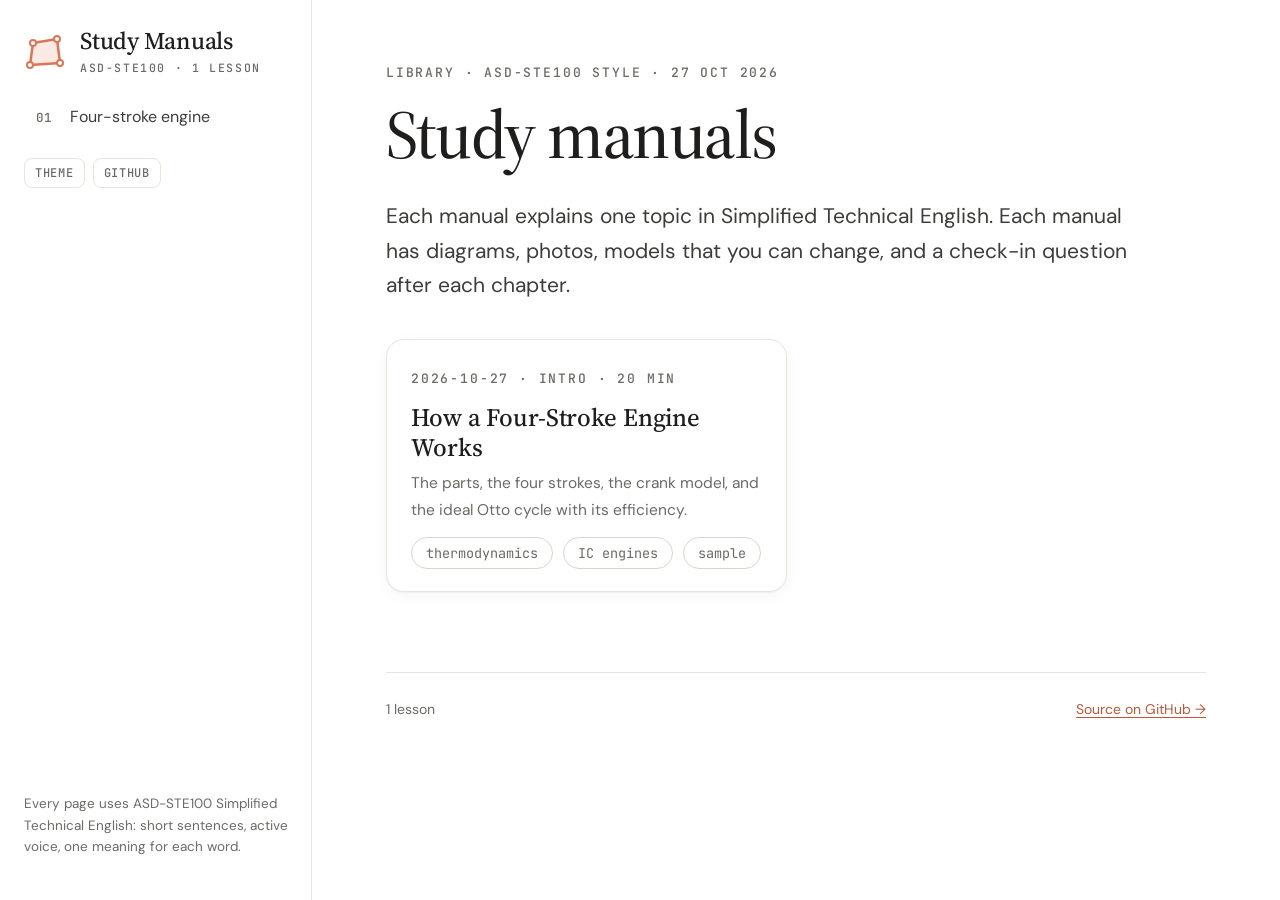
<file: index.html>
<!doctype html>
<html lang="en"><head>
<meta charset="utf-8"><meta name="viewport" content="width=device-width, initial-scale=1">
<title>STE Study Manuals</title>
<meta name="description" content="Study pages written in ASD-STE100 Simplified Technical English.">
<link rel="icon" href="data:image/svg+xml,%3Csvg xmlns='http://www.w3.org/2000/svg' viewBox='0 0 32 32'%3E%3Cpath d='M7 9 L25 6 L27 24 L5 26 Z' fill='%23fbeae3' stroke='%23d97757' stroke-width='2.5' stroke-linejoin='round'/%3E%3C/svg%3E">
<link rel="stylesheet" href="assets/manual.css">
<script src="assets/manual.js" defer></script>
</head><body>
<div class="scrim"></div>
<header class="topbar"><a class="brand" href="./"><svg viewBox="0 0 42 42" aria-hidden="true"><path d="M9 12 L33 8 L36 32 L6 34 Z" fill="var(--accent-soft)" stroke="var(--accent)" stroke-width="2.5" stroke-linejoin="round"/><g fill="var(--bg)" stroke="var(--accent)" stroke-width="2"><circle cx="9" cy="12" r="3"/><circle cx="33" cy="8" r="3"/><circle cx="36" cy="32" r="3"/><circle cx="6" cy="34" r="3"/></g></svg><span class="brand-title">Study Manuals</span></a>
<button class="icon-btn" data-action="menu" aria-label="Open contents">Lessons</button></header>
<div class="shell">
<aside class="sidebar">
  <a class="brand" href="./"><svg viewBox="0 0 42 42" aria-hidden="true"><path d="M9 12 L33 8 L36 32 L6 34 Z" fill="var(--accent-soft)" stroke="var(--accent)" stroke-width="2.5" stroke-linejoin="round"/><g fill="var(--bg)" stroke="var(--accent)" stroke-width="2"><circle cx="9" cy="12" r="3"/><circle cx="33" cy="8" r="3"/><circle cx="36" cy="32" r="3"/><circle cx="6" cy="34" r="3"/></g></svg><div><div class="brand-title">Study Manuals</div><div class="brand-sub">ASD-STE100 · 1 lesson</div></div></a>
  <nav><ol class="toc"><li><a href="lessons/four-stroke-engine/"><span class="n">01</span><span>Four-stroke engine</span></a></li></ol></nav>
  <div class="side-tools"><button class="icon-btn" data-action="theme" type="button">Theme</button>
  <a class="icon-btn" style="text-decoration:none" href="https://github.com/shrivardhan232006/ste-learn">GitHub</a></div>
  <p class="side-note">Every page uses ASD-STE100 Simplified Technical English: short sentences, active voice, one meaning for each word.</p>
</aside>
<div class="content"><main>
  <p class="eyebrow">Library · ASD-STE100 style · 27 OCT 2026</p>
  <h1>Study manuals</h1>
  <p class="lede">Each manual explains one topic in Simplified Technical English. Each manual has diagrams, photos, models that you can change, and a check-in question after each chapter.</p>
  <ul class="catalog">
<li><a class="card" href="lessons/four-stroke-engine/">
  <span class="label">2026-10-27 · Intro · 20 min</span>
  <h3>How a Four-Stroke Engine Works</h3>
  <p>The parts, the four strokes, the crank model, and the ideal Otto cycle with its efficiency.</p>
  <ul class="chips" style="margin:0"><li class="chip">thermodynamics</li><li class="chip">IC engines</li><li class="chip">sample</li></ul>
</a></li>
  </ul>
  <footer class="page-foot"><span>1 lesson</span><a href="https://github.com/shrivardhan232006/ste-learn">Source on GitHub →</a></footer>
</main></div></div>
</body></html>
</file>
<file: assets/manual.css>
/* STE Study Manual — shared styles
   Warm white + terracotta. Serif headlines, sans body, mono labels.
   Fonts are free Google Fonts lookalikes: Source Serif 4 / DM Sans / JetBrains Mono. */

@import url("https://fonts.googleapis.com/css2?family=DM+Sans:ital,opsz,wght@0,9..40,400..700;1,9..40,400&family=JetBrains+Mono:wght@400;500;600&family=Source+Serif+4:ital,opsz,wght@0,8..60,400..700;1,8..60,400&display=swap");

:root {
  --bg: #ffffff;
  --panel: #faf9f5;
  --panel-2: #f3f1ea;
  --ink: #1f1e1d;
  --ink-2: #3d3c39;
  --muted: #6b6a65;
  --line: #e8e6dc;
  --line-2: #d9d6c9;
  --accent: #d97757;
  --accent-ink: #b85a3b;
  --accent-soft: #fbeae3;
  --accent-tint: #f6d6c9;
  --ok: #3f7a4a;
  --ok-soft: #e5f0e3;
  --warn: #8a6516;
  --warn-soft: #f7eed6;
  --danger: #b23a2c;
  --danger-soft: #f8e1dd;
  --blue: #4a6fa5;
  --blue-soft: #dfe7f3;
  --shadow: 0 1px 2px rgba(31, 30, 29, .04), 0 4px 16px rgba(31, 30, 29, .04);

  --serif: "Source Serif 4", "Tiempos Headline", Georgia, "Times New Roman", serif;
  --sans: "DM Sans", "Styrene B", ui-sans-serif, system-ui, -apple-system, "Segoe UI", sans-serif;
  --mono: "JetBrains Mono", ui-monospace, "SFMono-Regular", Menlo, Consolas, monospace;

  --sidebar: 312px;
  --measure: 820px;
  --radius: 18px;
  color-scheme: light;
}

@media (prefers-color-scheme: dark) {
  :root:not([data-theme="light"]) {
    --bg: #1f1e1d; --panel: #262624; --panel-2: #2e2d2a; --ink: #f5f4ee; --ink-2: #dcdad2;
    --muted: #a4a29a; --line: #3a3935; --line-2: #4a4843; --accent: #e08a6a; --accent-ink: #eb9d80;
    --accent-soft: #3a2a23; --accent-tint: #563628; --ok: #8cc495; --ok-soft: #24352a; --warn: #e3c071;
    --warn-soft: #3a3222; --danger: #f08e80; --danger-soft: #402623; --blue: #92b0dd; --blue-soft: #253043;
    --shadow: none; color-scheme: dark;
  }
}
:root[data-theme="dark"] {
  --bg: #1f1e1d; --panel: #262624; --panel-2: #2e2d2a; --ink: #f5f4ee; --ink-2: #dcdad2;
  --muted: #a4a29a; --line: #3a3935; --line-2: #4a4843; --accent: #e08a6a; --accent-ink: #eb9d80;
  --accent-soft: #3a2a23; --accent-tint: #563628; --ok: #8cc495; --ok-soft: #24352a; --warn: #e3c071;
  --warn-soft: #3a3222; --danger: #f08e80; --danger-soft: #402623; --blue: #92b0dd; --blue-soft: #253043;
  --shadow: none; color-scheme: dark;
}

* { box-sizing: border-box; }
html { scroll-behavior: smooth; scroll-padding-top: 24px; }
body {
  margin: 0; background: var(--bg); color: var(--ink);
  font: 400 17.5px/1.72 var(--sans); -webkit-font-smoothing: antialiased;
  text-rendering: optimizeLegibility;
}
::selection { background: var(--accent-tint); }
a { color: var(--accent-ink); text-decoration-thickness: 1px; text-underline-offset: 3px; }
a:hover { color: var(--accent); }
img { max-width: 100%; display: block; }

/* ---------- layout ---------- */
.shell { display: grid; grid-template-columns: var(--sidebar) minmax(0, 1fr); min-height: 100vh; }
.sidebar {
  position: sticky; top: 0; height: 100vh; overflow-y: auto; padding: 28px 22px 24px 24px;
  border-right: 1px solid var(--line); background: var(--bg); display: flex; flex-direction: column; gap: 22px;
  scrollbar-width: thin; scrollbar-color: var(--line-2) transparent;
}
.content { padding: 64px 48px 120px; min-width: 0; }
.content > * { max-width: var(--measure); margin-left: auto; margin-right: auto; }
main { max-width: var(--measure); margin: 0 auto; }

/* ---------- sidebar ---------- */
.brand { display: flex; gap: 14px; align-items: center; text-decoration: none; color: var(--ink); }
.brand svg { flex: none; width: 42px; height: 42px; }
.brand-title { font: 500 24px/1.1 var(--serif); letter-spacing: -.01em; }
.brand-sub { font: 500 11.5px/1.4 var(--mono); letter-spacing: .14em; text-transform: uppercase; color: var(--muted); margin-top: 6px; }

.toc { list-style: none; margin: 0; padding: 0; display: flex; flex-direction: column; gap: 2px; }
.toc a {
  display: flex; gap: 14px; align-items: baseline; padding: 8px 12px; border-radius: 10px;
  color: var(--ink-2); text-decoration: none; font-size: 16px; line-height: 1.35; transition: background .15s, color .15s;
}
.toc a .n { font: 500 12.5px var(--mono); color: var(--muted); min-width: 20px; }
.toc a:hover { background: var(--panel); color: var(--ink); }
.toc a.active { background: var(--accent-soft); color: var(--accent-ink); font-weight: 500; }
.toc a.active .n { color: var(--accent-ink); }

.progress-card { border: 1px solid var(--line); border-radius: 14px; padding: 16px 18px; background: var(--bg); box-shadow: var(--shadow); }
.progress-card .row { display: flex; justify-content: space-between; align-items: baseline; font-size: 15px; }
.progress-card .count { font: 500 14px var(--mono); color: var(--muted); }
.bar { height: 6px; background: var(--panel-2); border-radius: 99px; margin-top: 12px; overflow: hidden; }
.bar > i { display: block; height: 100%; width: 0; background: var(--accent); border-radius: 99px; transition: width .4s ease; }
.side-note { font-size: 13.5px; line-height: 1.6; color: var(--muted); margin-top: auto; }
.side-tools { display: flex; gap: 8px; }
.icon-btn {
  font: 500 12px var(--mono); letter-spacing: .06em; text-transform: uppercase; color: var(--muted);
  background: transparent; border: 1px solid var(--line); border-radius: 8px; padding: 6px 10px; cursor: pointer;
}
.icon-btn:hover { color: var(--accent-ink); border-color: var(--accent-tint); }

/* mobile top bar */
.topbar { display: none; }
@media (max-width: 980px) {
  .shell { grid-template-columns: 1fr; }
  .sidebar {
    position: fixed; inset: 0 auto 0 0; width: min(86vw, 330px); z-index: 50; transform: translateX(-102%);
    transition: transform .25s ease; box-shadow: 0 0 40px rgba(0,0,0,.15);
  }
  body.nav-open .sidebar { transform: none; }
  body.nav-open .scrim { display: block; }
  .scrim { display: none; position: fixed; inset: 0; background: rgba(20, 19, 18, .35); z-index: 40; }
  .topbar {
    display: flex; align-items: center; justify-content: space-between; gap: 12px; position: sticky; top: 0; z-index: 30;
    padding: 10px 16px; background: color-mix(in srgb, var(--bg) 92%, transparent); backdrop-filter: blur(8px);
    border-bottom: 1px solid var(--line);
  }
  .topbar .brand-title { font-size: 19px; }
  .topbar .brand svg { width: 30px; height: 30px; }
  .content { padding: 36px 16px 96px; }
}

/* ---------- typography ---------- */
.eyebrow, .label {
  font: 500 13px/1.4 var(--mono); letter-spacing: .14em; text-transform: uppercase; color: var(--muted);
}
.eyebrow { margin: 0 0 18px; }
h1 {
  font: 500 clamp(40px, 6vw, 68px)/1.04 var(--serif); letter-spacing: -.022em; margin: 0 0 28px; color: var(--ink);
  font-variation-settings: "opsz" 60; text-wrap: balance;
}
h2 {
  font: 500 clamp(30px, 3.6vw, 42px)/1.12 var(--serif); letter-spacing: -.015em; margin: 0 0 22px;
  font-variation-settings: "opsz" 48; text-wrap: balance;
}
h3 { font: 600 20px/1.35 var(--sans); margin: 34px 0 10px; letter-spacing: -.005em; }
h4 { font: 600 13px/1.4 var(--mono); letter-spacing: .12em; text-transform: uppercase; color: var(--muted); margin: 28px 0 10px; }
p { margin: 0 0 18px; }
.lede { font-size: 21px; line-height: 1.65; color: var(--ink-2); margin-bottom: 36px; max-width: 760px; }
strong { font-weight: 650; }
code, kbd, samp {
  font: 500 .86em var(--mono); background: var(--panel); border: 1px solid var(--line); border-radius: 6px; padding: .08em .4em;
}
pre { font: 400 14.5px/1.6 var(--mono); background: var(--panel); border: 1px solid var(--line); border-radius: 14px; padding: 18px 20px; overflow-x: auto; }
pre code { border: 0; background: none; padding: 0; }
hr { border: 0; border-top: 1px solid var(--line); margin: 56px 0; }

ul, ol { padding-left: 0; margin: 0 0 22px; }
ul:not([class]) { list-style: none; }
ul:not([class]) > li { position: relative; padding-left: 30px; margin: 8px 0; }
ul:not([class]) > li::before {
  content: ""; position: absolute; left: 2px; top: .62em; width: 8px; height: 8px; border-radius: 2px; background: var(--accent);
}
ol:not([class]) { padding-left: 1.4em; }
ol:not([class]) > li { margin: 8px 0; padding-left: 6px; }
ol:not([class]) > li::marker { font: 500 .9em var(--mono); color: var(--accent-ink); }

/* ---------- sections ---------- */
section.chapter { padding-top: 64px; margin-top: 8px; }
section.chapter + section.chapter { border-top: 1px solid var(--line); margin-top: 56px; }
.chapter-head { display: flex; gap: 16px; align-items: baseline; }
.chapter-head .num { font: 500 14px var(--mono); color: var(--accent-ink); letter-spacing: .08em; }

/* ---------- chips & meta ---------- */
.chips { display: flex; flex-wrap: wrap; gap: 10px; list-style: none; margin: 0 0 32px; padding: 0; }
.chip {
  display: inline-flex; gap: 8px; align-items: center; padding: 6px 14px; border: 1px solid var(--line-2);
  border-radius: 99px; font: 400 13.5px var(--mono); color: var(--muted); background: var(--bg);
}
.chip b { color: var(--ink); font-weight: 600; }

/* ---------- cards ---------- */
.card { border: 1px solid var(--line); border-radius: var(--radius); background: var(--bg); padding: 22px 24px; box-shadow: var(--shadow); margin: 0 0 28px; }
.card.soft { background: var(--panel); box-shadow: none; }
.key-idea { border: 1px solid var(--line); border-radius: var(--radius); padding: 24px 26px; margin: 0 0 30px; background: var(--bg); box-shadow: var(--shadow); position: relative; }
.key-idea .label { display: block; margin-bottom: 10px; color: var(--accent-ink); }
.key-idea p:last-child { margin-bottom: 0; }
.key-idea .big { font: 400 22px/1.5 var(--sans); color: var(--ink); }
.result-line { display: flex; gap: 14px; align-items: flex-start; margin: 0 0 26px; }
.result-line svg { flex: none; margin-top: 5px; }

/* ---------- callouts (STE: WARNING / CAUTION / NOTE) ---------- */
.callout { border: 1px solid var(--line); border-radius: 16px; padding: 18px 22px 18px 22px; margin: 0 0 28px; display: grid; grid-template-columns: auto 1fr; gap: 14px 16px; align-items: start; background: var(--bg); }
.callout > .tag {
  font: 600 12px/1 var(--mono); letter-spacing: .14em; text-transform: uppercase; padding: 7px 10px 6px; border-radius: 6px;
  background: var(--accent-soft); color: var(--accent-ink); margin-top: 3px;
}
.callout > div > p:last-child { margin-bottom: 0; }
.callout.note > .tag { background: var(--accent-soft); color: var(--accent-ink); }
.callout.caution { border-color: color-mix(in srgb, var(--warn) 35%, var(--line)); background: var(--warn-soft); }
.callout.caution > .tag { background: var(--warn); color: var(--bg); }
.callout.warning { border-color: color-mix(in srgb, var(--danger) 40%, var(--line)); background: var(--danger-soft); }
.callout.warning > .tag { background: var(--danger); color: #fff; }
.callout.tip > .tag { background: var(--ok-soft); color: var(--ok); }

/* ---------- procedures ---------- */
ol.steps { list-style: none; counter-reset: step; padding: 0; margin: 0 0 28px; }
ol.steps > li {
  counter-increment: step; position: relative; padding: 2px 0 18px 54px; margin: 0;
}
ol.steps > li::before {
  content: counter(step); position: absolute; left: 0; top: 0; width: 34px; height: 34px; border-radius: 50%;
  display: grid; place-items: center; font: 600 14px var(--mono); color: var(--accent-ink);
  background: var(--accent-soft); border: 1px solid var(--accent-tint);
}
ol.steps > li:not(:last-child)::after {
  content: ""; position: absolute; left: 16.5px; top: 38px; bottom: 2px; width: 1px; background: var(--line-2);
}

/* ---------- figures ---------- */
main { counter-reset: fig; }
figure { margin: 8px 0 34px; }
figure .frame {
  border: 1px solid var(--line); border-radius: var(--radius); background: var(--bg); overflow: hidden; box-shadow: var(--shadow);
}
figure .frame.pad { padding: 28px; }
figure .frame.warm { background: var(--panel); }
figure svg { display: block; width: 100%; height: auto; }
figcaption { font-size: 15px; line-height: 1.6; color: var(--muted); margin-top: 14px; max-width: 720px; }
figure.numbered { counter-increment: fig; }
figure.numbered > figcaption::before { content: "Figure " counter(fig) ". "; color: var(--ink); font-weight: 650; }
.credit { display: block; font: 400 12.5px/1.5 var(--mono); color: var(--muted); margin-top: 6px; }
.credit a { color: var(--muted); }

.fig-grid { display: grid; grid-template-columns: repeat(2, minmax(0, 1fr)); gap: 22px 22px; margin: 6px 0 34px; }
.fig-grid figure { margin: 0; }
.fig-grid .sub { display: flex; gap: 8px; align-items: baseline; margin: 14px 0 4px; font-weight: 650; font-size: 17px; }
.fig-grid .sub .l { font: 500 12px var(--mono); color: var(--accent-ink); }
.fig-grid figcaption { margin-top: 2px; }
@media (max-width: 720px) { .fig-grid { grid-template-columns: 1fr; } }

/* SVG drawing helpers — use these classes inside inline <svg> */
svg .s-ink { fill: var(--ink); } svg .s-ink-stroke { stroke: var(--ink); fill: none; }
svg .s-muted { fill: var(--muted); } svg .s-line { stroke: var(--line-2); fill: none; }
svg .s-panel { fill: var(--panel); } svg .s-panel-2 { fill: var(--panel-2); } svg .s-bg { fill: var(--bg); }
svg .s-accent { fill: var(--accent); } svg .s-accent-stroke { stroke: var(--accent); fill: none; }
svg .s-accent-soft { fill: var(--accent-soft); } svg .s-accent-tint { fill: var(--accent-tint); }
svg .s-blue { fill: var(--blue); } svg .s-blue-soft { fill: var(--blue-soft); } svg .s-ok { fill: var(--ok); }
svg text { font-family: var(--sans); fill: var(--ink); }
svg text.mono { font-family: var(--mono); } svg text.serif { font-family: var(--serif); }
svg text.muted { fill: var(--muted); } svg text.accent { fill: var(--accent-ink); }
svg .pill rect { fill: var(--accent); } svg .pill text { fill: #fff; font: 600 12px var(--sans); }
svg .callout-num circle { fill: var(--bg); stroke: var(--accent); stroke-width: 2; }
svg .callout-num text { fill: var(--accent-ink); font: 600 13px var(--sans); text-anchor: middle; dominant-baseline: central; }

/* ---------- tables ---------- */
.table-wrap { overflow-x: auto; border: 1px solid var(--line); border-radius: 14px; margin: 0 0 28px; }
table { border-collapse: collapse; width: 100%; font-size: 15.5px; }
th, td { text-align: left; padding: 12px 16px; border-bottom: 1px solid var(--line); vertical-align: top; }
th { font: 600 12px var(--mono); letter-spacing: .1em; text-transform: uppercase; color: var(--muted); background: var(--panel); }
tr:last-child td { border-bottom: 0; }

/* ---------- interactive widget ---------- */
.widget { border: 1px solid var(--line); border-radius: var(--radius); background: var(--bg); box-shadow: var(--shadow); overflow: hidden; margin: 8px 0 14px; }
.widget .stage { background: var(--panel); border-bottom: 1px solid var(--line); }
.widget .controls { padding: 18px 22px; display: grid; gap: 14px; }
.control { display: grid; grid-template-columns: 150px 1fr 76px; gap: 14px; align-items: center; font-size: 15px; }
.control output { font: 500 14px var(--mono); color: var(--accent-ink); text-align: right; }
@media (max-width: 600px) { .control { grid-template-columns: 1fr 64px; } .control label { grid-column: 1 / -1; } }
input[type="range"] { -webkit-appearance: none; appearance: none; width: 100%; height: 6px; border-radius: 99px; background: var(--panel-2); outline: none; accent-color: var(--accent); }
input[type="range"]::-webkit-slider-thumb { -webkit-appearance: none; width: 20px; height: 20px; border-radius: 50%; background: var(--accent); border: 3px solid var(--bg); box-shadow: 0 0 0 1px var(--accent); cursor: pointer; }
input[type="range"]::-moz-range-thumb { width: 16px; height: 16px; border-radius: 50%; background: var(--accent); border: 3px solid var(--bg); cursor: pointer; }
.seg { display: inline-flex; border: 1px solid var(--line-2); border-radius: 10px; overflow: hidden; }
.seg button { font: 500 13.5px var(--sans); background: var(--bg); color: var(--ink-2); border: 0; padding: 7px 14px; cursor: pointer; }
.seg button + button { border-left: 1px solid var(--line-2); }
.seg button[aria-pressed="true"] { background: var(--accent-soft); color: var(--accent-ink); }
.btn { font: 500 15px var(--sans); background: var(--accent); color: #fff; border: 0; border-radius: 10px; padding: 9px 16px; cursor: pointer; }
.btn:hover { background: var(--accent-ink); }
.btn.ghost { background: transparent; color: var(--accent-ink); border: 1px solid var(--accent-tint); }
.readout { display: flex; flex-wrap: wrap; gap: 10px; }

/* ---------- chart ---------- */
.chart-box { position: relative; height: 340px; padding: 18px 18px 8px; }
@media (max-width: 600px) { .chart-box { height: 260px; } }

/* ---------- check-in question ---------- */
.check {
  border: 1px solid var(--accent-tint); background: linear-gradient(180deg, var(--accent-soft), transparent 140%);
  border-radius: var(--radius); padding: 22px 24px; margin: 40px 0 8px;
}
.check .label { color: var(--accent-ink); display: flex; gap: 10px; align-items: center; margin-bottom: 10px; }
.check .q { font: 500 20px/1.45 var(--serif); margin: 0 0 16px; color: var(--ink); }
.check .opts { display: grid; gap: 10px; }
.check .opt {
  text-align: left; font: 400 16px/1.5 var(--sans); color: var(--ink); background: var(--bg); border: 1px solid var(--line-2);
  border-radius: 12px; padding: 11px 16px; cursor: pointer; display: flex; gap: 12px; align-items: baseline; transition: border-color .15s, background .15s;
}
.check .opt .k { font: 600 12.5px var(--mono); color: var(--muted); }
.check .opt:hover:not([disabled]) { border-color: var(--accent); }
.check .opt.right { border-color: var(--ok); background: var(--ok-soft); }
.check .opt.wrong { border-color: var(--danger); background: var(--danger-soft); }
.check .opt[disabled] { cursor: default; }
.check .why { display: none; margin-top: 14px; padding-top: 14px; border-top: 1px dashed var(--accent-tint); font-size: 16px; }
.check.answered .why { display: block; }
.check .why b.v { color: var(--ok); }
.check.missed .why b.v { color: var(--danger); }
.check .retry { margin-left: 10px; }
.check details { margin-top: 8px; }
.check summary { cursor: pointer; font: 500 14px var(--mono); color: var(--accent-ink); }

/* ---------- checklist ---------- */
ul.checklist { list-style: none; padding: 0; margin: 0 0 28px; display: grid; gap: 8px; }
ul.checklist li label {
  display: flex; gap: 12px; align-items: flex-start; padding: 10px 14px; border: 1px solid var(--line); border-radius: 12px; cursor: pointer; background: var(--bg);
}
ul.checklist input { accent-color: var(--accent); width: 18px; height: 18px; margin-top: 4px; flex: none; }
ul.checklist li label:has(input:checked) { background: var(--panel); color: var(--muted); }
ul.checklist li label:has(input:checked) span { text-decoration: line-through; text-decoration-color: var(--accent); }

/* ---------- glossary ---------- */
dl.glossary { display: grid; grid-template-columns: minmax(150px, 220px) 1fr; border: 1px solid var(--line); border-radius: 14px; overflow: hidden; margin: 0 0 28px; }
dl.glossary dt, dl.glossary dd { margin: 0; padding: 14px 18px; border-bottom: 1px solid var(--line); }
dl.glossary dt { font: 600 14.5px var(--mono); color: var(--accent-ink); background: var(--panel); }
dl.glossary dt:nth-last-of-type(1), dl.glossary dd:last-of-type { border-bottom: 0; }
@media (max-width: 600px) { dl.glossary { grid-template-columns: 1fr; } dl.glossary dt { border-bottom: 0; padding-bottom: 4px; } }
dfn { font-style: normal; font-weight: 650; border-bottom: 1.5px dotted var(--accent); cursor: help; }

/* ---------- explore / next ---------- */
.explore { display: grid; grid-template-columns: repeat(3, minmax(0, 1fr)); gap: 14px; margin: 0 0 28px; }
.explore .card { margin: 0; }
.explore .card h3 { margin: 6px 0 8px; font-size: 18px; }
.explore .card p { font-size: 15px; color: var(--muted); margin: 0; }
@media (max-width: 800px) { .explore { grid-template-columns: 1fr; } }

.page-foot { margin-top: 80px; padding-top: 24px; border-top: 1px solid var(--line); display: flex; flex-wrap: wrap; justify-content: space-between; gap: 12px; font-size: 14px; color: var(--muted); }

/* ---------- home (catalog) ---------- */
.catalog { display: grid; grid-template-columns: repeat(2, minmax(0, 1fr)); gap: 18px; list-style: none; padding: 0; margin: 0; }
@media (max-width: 760px) { .catalog { grid-template-columns: 1fr; } }
.catalog a.card { display: block; text-decoration: none; color: var(--ink); transition: border-color .15s, transform .15s; height: 100%; margin: 0; }
.catalog a.card:hover { border-color: var(--accent); transform: translateY(-2px); }
.catalog .card h3 { font: 500 25px/1.2 var(--serif); margin: 10px 0 8px; }
.catalog .card p { color: var(--muted); font-size: 15.5px; margin: 0 0 14px; }

@media print {
  .sidebar, .topbar, .scrim, .check .opts, .widget .controls { display: none !important; }
  .shell { display: block; } .content { padding: 0; }
  .check .why { display: block; }
}
@media (prefers-reduced-motion: reduce) { * { transition: none !important; scroll-behavior: auto !important; } }
</file>
